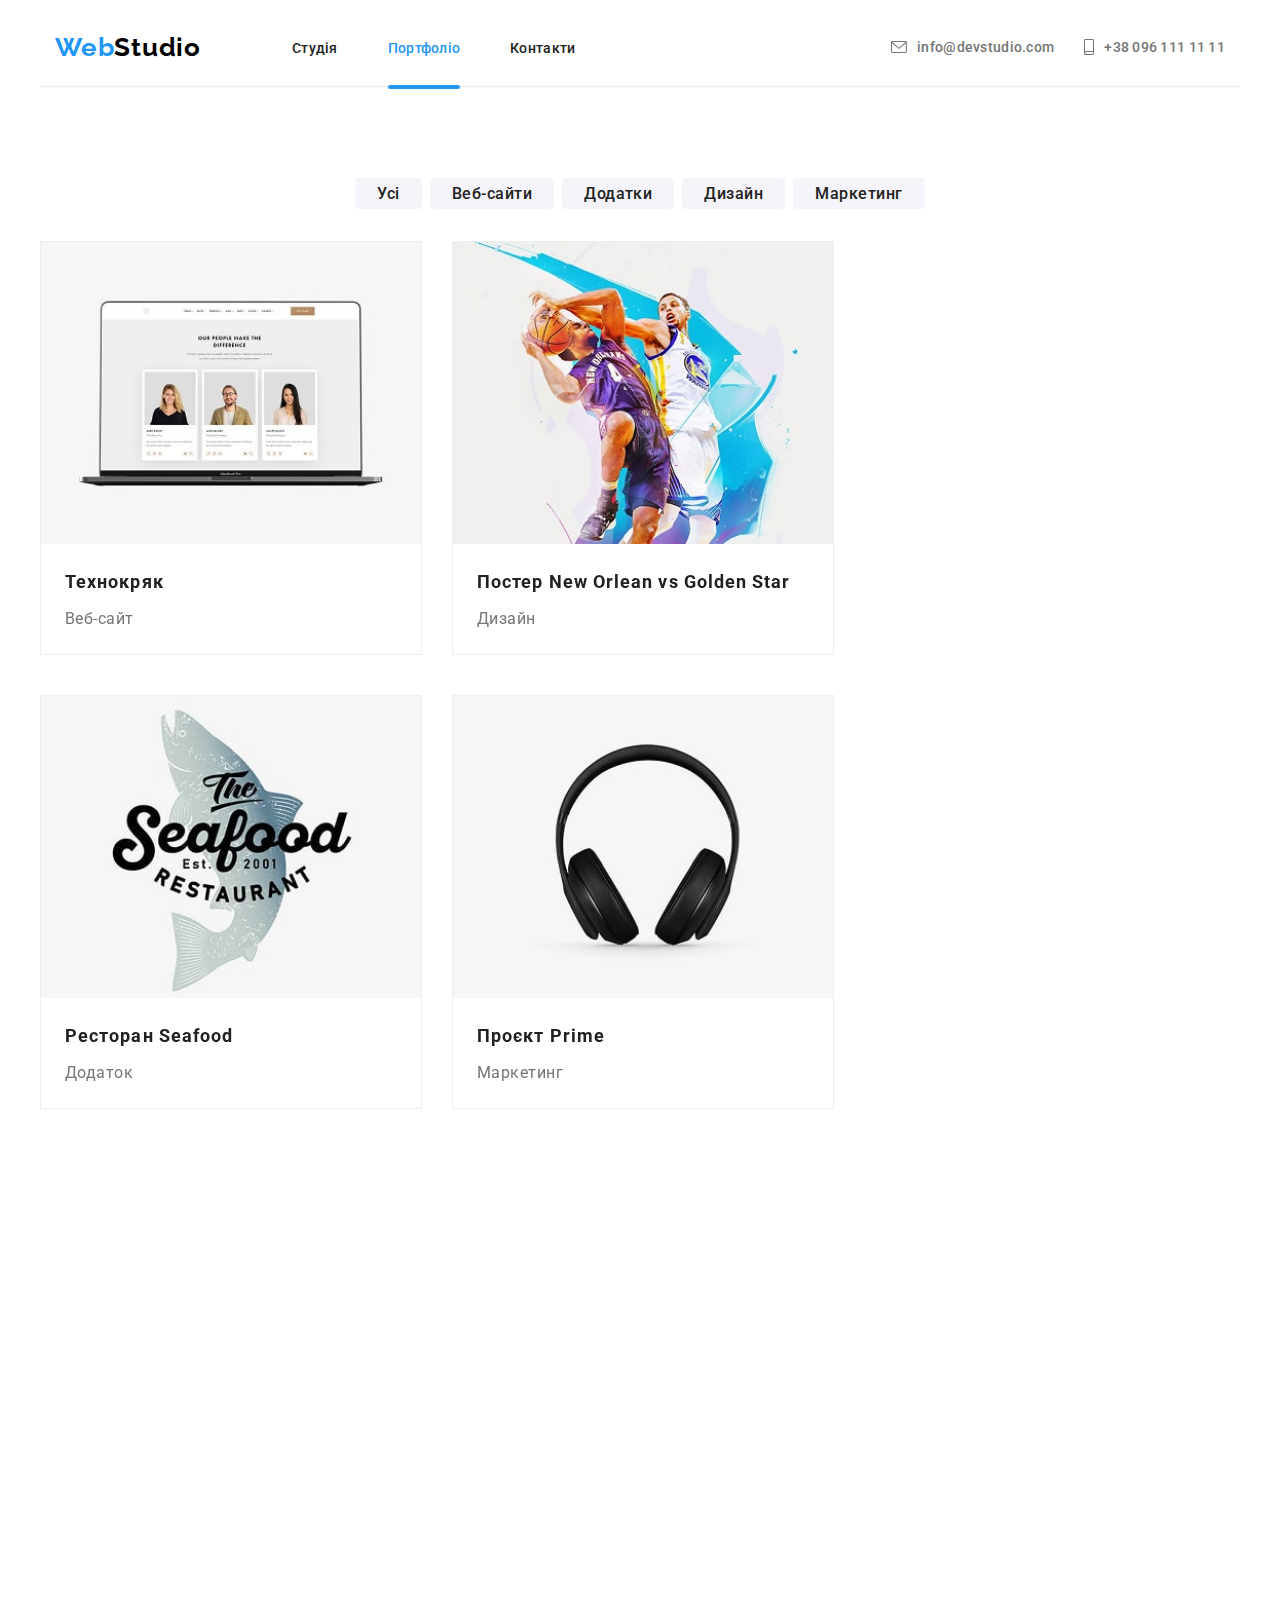
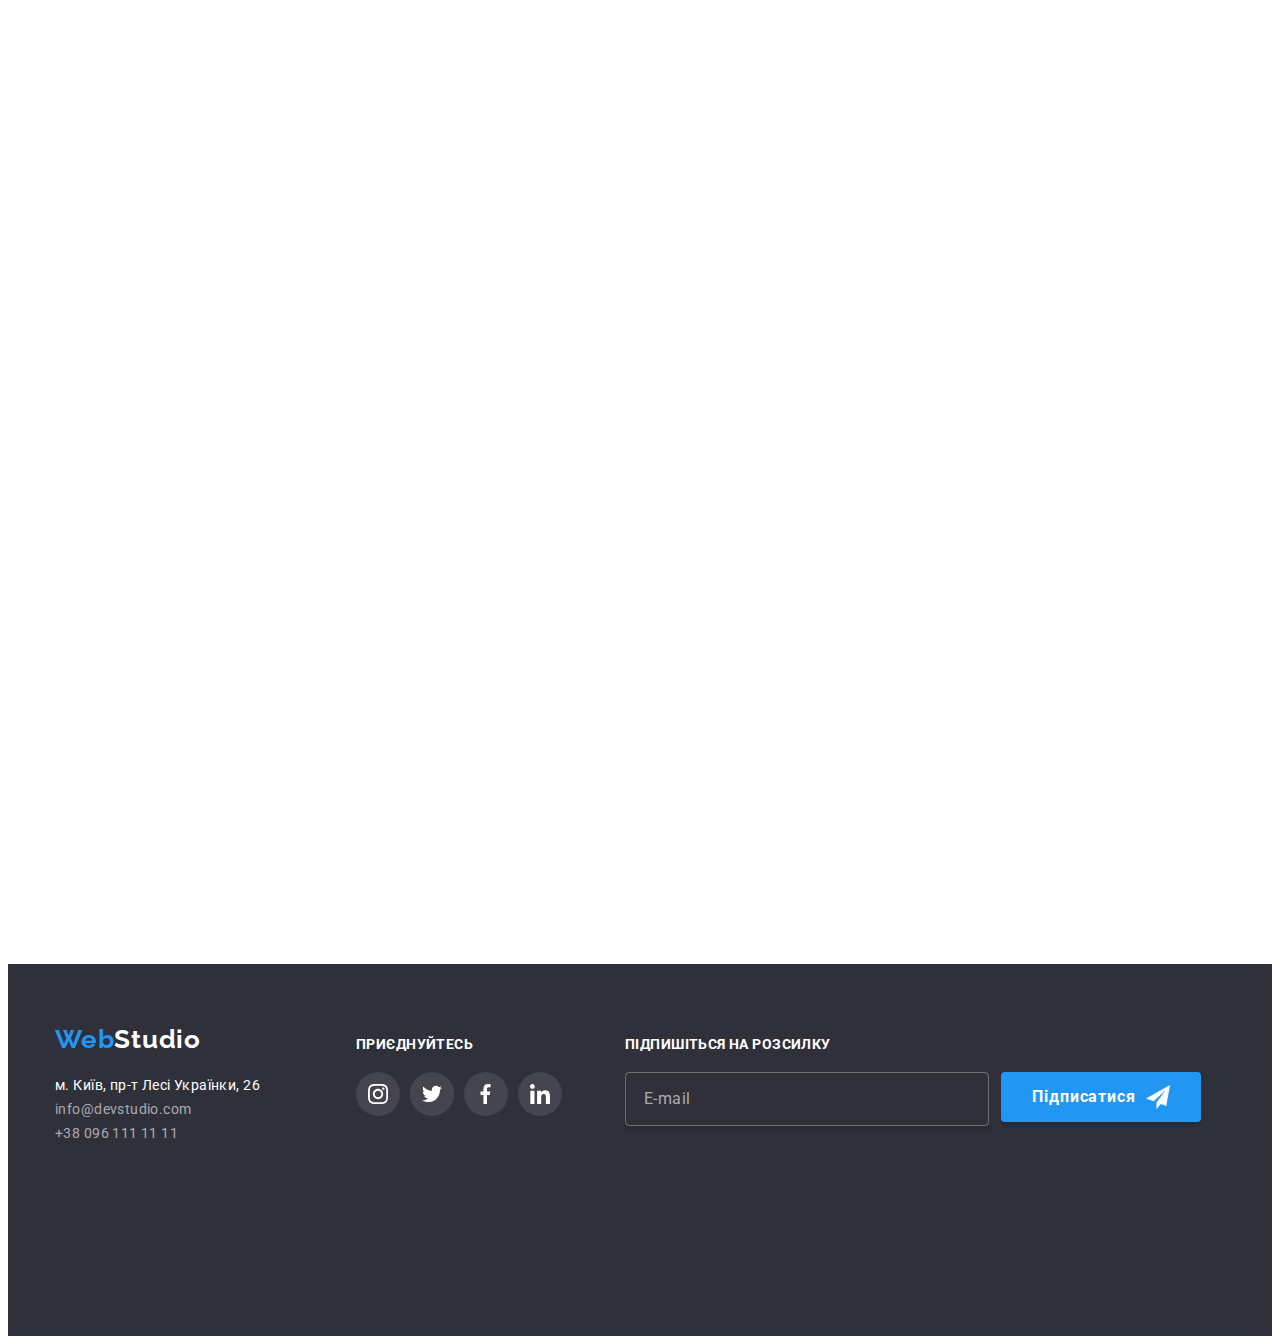
<file: portfolio.html>
<!DOCTYPE html>
<html lang="en">
<head>
    <meta charset="UTF-8">
    <meta name="viewport" content="width=device-width, initial-scale=1.0">
    <title>WebStudio</title>
    <link rel="stylesheet" href="https://cdnjs.cloudflare.com/ajax/libs/modern-normalize/3.0.1/modern-normalize.min.css" integrity="sha512-q6WgHqiHlKyOqslT/lgBgodhd03Wp4BEqKeW6nNtlOY4quzyG3VoQKFrieaCeSnuVseNKRGpGeDU3qPmabCANg==" crossorigin="anonymous" referrerpolicy="no-referrer" />
    <link rel="preconnect" href="https://fonts.googleapis.com">
<link rel="preconnect" href="https://fonts.gstatic.com" crossorigin>
<link href="https://fonts.googleapis.com/css2?family=Raleway:ital,wght@0,700;1,700&family=Roboto:wght@400;500;700;900&display=swap" rel="stylesheet">
<link href="https://unpkg.com/aos@2.3.1/dist/aos.css" rel="stylesheet">
    <link rel="stylesheet" href="./css/main.min.css">
</head>
<body>
     <header class="header">
        <div class="container header__position">
        <a class="logo" href="/">Web<span class="logo--black">Studio</span></a>
        <nav class="nav">
             <button
  class="menu-toggle js-open-menu"
  aria-expanded="false"
  aria-controls="mobile-menu">
  <svg width="40" height="40">
    <use href="./icons/symbol-defs.svg#icon-menu_bar"></use>
  </svg>
  <span class="btn-modal-line"></span>
</button>
        <ul class="nav__menu">
            <li class="nav__item">
                <a class="nav__link" href="./index.html">Студія</a>
            </li>
            <li class="nav__item">
                <a  class="nav__link nav__link--active" href="./portfolio.html">Портфоліо</a>
            </li>
            <li class="nav__item">
                <a  class="nav__link" href="#">Контакти</a>
            </li>
        </ul>
    </nav>
    <ul class="contacts">
            <li class="contacts__item">
                <a class="contacts__link" href="mailto:info@devstudio.com">
                    <svg class="contacts__icon" width="16" height="12">
                        <use href="./icons/symbol-defs.svg#icon-envelope"></use>
                    </svg>
                    info@devstudio.com</a>
            </li>
            <li class="contacts__item">
                <a class="contacts__link" href="tel:+38096111111">
                    <svg class="contacts__icon" width="10" height="16">
                        <use href="./icons/symbol-defs.svg#icon-smartphone"></use>
                    </svg>
                    +38 096 111 11 11</a>
            </li>
    </ul>
    <!-- <button type="button" class="contacts__button">
            <svg class="contacts__icon" width="24" height="16">
                <use href="./icons/symbol-defs-menu-bar.svg#icon-menu_bar"></use>
            </svg>
        </button> -->
    </div>
    </header>
    <main class="main-portfolio">
    <article class="blocks">
        <div class="container blocks__position">
    <h2 class="blocks__title">Блоки</h2>
    <ul class="blocks__list">
            <li class="blocks__item">
                <a class="blocks__link" href="#">Усі</a>
            </li>
            <li class="blocks__item">
                <a class="blocks__link" href="#">Веб-сайти</a>
            </li>
            <li class="blocks__item">
                <a class="blocks__link" href="#">Додатки</a>
            </li>
            <li class="blocks__item">
                <a class="blocks__link" href="#">Дизайн</a>
            </li>
            <li class="blocks__item">
                <a class="blocks__link" href="#">Маркетинг</a>
            </li>
        </ul>
        </div>
        </article>
        <article class="box">
            <div class="container box__position">
            <h2 class="boxes">Cards</h2>
    <ul class="box__list">
        <li data-aos="flip-right" class="box__item">
            <article class="box__article">
                <div class="box__image-wrapper">
                    <picture>
                     <source srcset="./images/desktop/our_people.jpg 1x, ./images/desktop/our_people@desktop2x.jpg 2x" media="(min-width: 1200px)">
                     <source srcset="./images/tablet/our_people.jpg 1x, ./images/tablet/our_people@tablet2x.jpg 2x" media="(min-width: 768px)">
                     <source srcset="./images/mobile/our_people.jpg 1x, ./images/mobile/our_people@mobile2x.jpg 2x"  media="(max-width: 767px)">
                      <img class="box__image" src="./images/desktop/our_people.jpg" alt="Екран комп'ютера">
                    </picture> 
                <div class="box__overlay">
                    <p class="box__overlay-text">Ресурс пропонує комплексні пропозиції з різним рівнем функціоналу та сервісів. Все це дозволить відвідувачу отримати вичерпні відомості про компанію чи приватну особу.</p>
                </div>
                </div>
                <h3 class="box__title">Технокряк</h3>
                <p class="box__text">Веб-сайт</p>
            </article>
        </li>
        <li data-aos="flip-right" class="box__item">
            <article class="box__article">
                <div class="box__image-wrapper">
                     <picture>
                     <source srcset="./images/desktop/basketball.jpg 1x, ./images/desktop/basketball@desktop2x.jpg 2x" media="(min-width: 1200px)">
                     <source srcset="./images/tablet/basketball.jpg 1x, ./images/tablet/basketball@tablet2x.jpg 2x" media="(min-width: 768px)">
                     <source srcset="./images/mobile/basketball.jpg 1x, ./images/mobile/basketball@mobile2x.jpg 2x"  media="(max-width: 767px)">
                     <img class="box__image" src="./images/desktop/basketball.jpg" alt="Баскетбол">
                    </picture> 
                <div class="box__overlay">
                    <p class="box__overlay-text">Ресурс пропонує комплексні пропозиції з різним рівнем функціоналу та сервісів. Все це дозволить відвідувачу отримати вичерпні відомості про компанію чи приватну особу.</p>
                </div>
                </div>
                <h3 class="box__title">Постер New Orlean vs Golden Star</h3>
                <p class="box__text">Дизайн</p>
            </article>
        </li>
        <li data-aos="flip-right" class="box__item">
            <article class="box__article">
                <div class="box__image-wrapper">
                    <picture>
                     <source srcset="./images/desktop/seafood.jpg 1x, ./images/desktop/seafood@desktop2x.jpg 2x" media="(min-width: 1200px)">
                     <source srcset="./images/tablet/seafood.jpg 1x, ./images/tablet/seafood@tablet2x.jpg 2x" media="(min-width: 768px)">
                     <source srcset="./images/mobile/seafood.jpg 1x, ./images/mobile/seafood@mobile2x.jpg 2x"  media="(max-width: 767px)">
                     <img class="box__image" src="./images/desktop/seafood.jpg" alt="Морська їжа">
                    </picture> 
                <div class="box__overlay">
                    <p class="box__overlay-text">Ресурс пропонує комплексні пропозиції з різним рівнем функціоналу та сервісів. Все це дозволить відвідувачу отримати вичерпні відомості про компанію чи приватну особу.</p>
                </div>
                </div>
                <h3 class="box__title">Ресторан Seafood</h3>
                <p class="box__text">Додаток</p>
            </article>
        </li>
        <li data-aos="flip-right" class="box__item">
            <article class="box__article">
                <div class="box__image-wrapper">
                    <picture>
                     <source srcset="./images/desktop/headphones.jpg 1x, ./images/desktop/headphones@desktop2x.jpg 2x" media="(min-width: 1200px)">
                     <source srcset="./images/tablet/headphones.jpg 1x, ./images/tablet/headphones@tablet2x.jpg 2x" media="(min-width: 768px)">
                     <source srcset="./images/mobile/headphones.jpg 1x, ./images/mobile/headphones@mobile2x.jpg 2x"  media="(max-width: 767px)">
                     <img class="box__image" src="./images/desktop/headphones.jpg" alt="Навушники">
                    </picture>
                <div class="box__overlay">
                    <p class="box__overlay-text">Ресурс пропонує комплексні пропозиції з різним рівнем функціоналу та сервісів. Все це дозволить відвідувачу отримати вичерпні відомості про компанію чи приватну особу.</p>
                </div>
                </div>
                <h3 class="box__title">Проєкт Prime</h3>
                <p class="box__text">Маркетинг</p>
            </article>
        </li>
        <li data-aos="flip-right" class="box__item">
            <article class="box__article">
                <div class="box__image-wrapper">
                    <picture>
                     <source srcset="./images/desktop/boxes.jpg 1x, ./images/desktop/boxes@desktop2x.jpg 2x" media="(min-width: 1200px)">
                     <source srcset="./images/tablet/boxes.jpg 1x, ./images/tablet/boxes@tablet2x.jpg 2x" media="(min-width: 768px)">
                     <source srcset="./images/mobile/boxes.jpg 1x, ./images/mobile/boxes@mobile2x.jpg 2x"  media="(max-width: 767px)">
                     <img class="box__image" src="./images/desktop/boxes.jpg" alt="Дві книги">
                    </picture>
                <div class="box__overlay">
                    <p class="box__overlay-text">Ресурс пропонує комплексні пропозиції з різним рівнем функціоналу та сервісів. Все це дозволить відвідувачу отримати вичерпні відомості про компанію чи приватну особу.</p>
                </div>
                </div>
                <h3 class="box__title">Проєкт Boxes</h3>
                <p class="box__text">Додаток</p>
            </article>
        </li>
        <li data-aos="flip-right" class="box__item">
            <article class="box__article">
                <div class="box__image-wrapper">
                    <picture>
                     <source srcset="./images/desktop/inspiration.jpg 1x, ./images/desktop/inspiration@desktop2x.jpg 2x" media="(min-width: 1200px)">
                     <source srcset="./images/tablet/inspiration.jpg 1x, ./images/tablet/inspiration@tablet2x.jpg 2x" media="(min-width: 768px)">
                     <source srcset="./images/mobile/inspiration.jpg 1x, ./images/mobile/inspiration@mobile2x.jpg 2x"  media="(max-width: 767px)">
                     <img class="box__image" src="./images/desktop/inspiration.jpg" alt="Монітор">
                    </picture>
                <div class="box__overlay">
                    <p class="box__overlay-text">Ресурс пропонує комплексні пропозиції з різним рівнем функціоналу та сервісів. Все це дозволить відвідувачу отримати вичерпні відомості про компанію чи приватну особу.</p>
                </div>
                </div>
                <h3 class="box__title">Inspiration has no Borders</h3>
                <p class="box__text">Веб-сайт</p>
            </article>
        </li>
        <li data-aos="flip-right" class="box__item">
            <article class="box__article">
                <div class="box__image-wrapper">
                    <picture>
                     <source srcset="./images/desktop/book.jpg 1x, ./images/desktop/book@desktop2x.jpg 2x" media="(min-width: 1200px)">
                     <source srcset="./images/tablet/book.jpg 1x, ./images/tablet/book@tablet2x.jpg 2x" media="(min-width: 768px)">
                     <source srcset="./images/mobile/book.jpg 1x, ./images/mobile/book@mobile2x.jpg 2x"  media="(max-width: 767px)">
                     <img class="box__image" src="./images/desktop/book.jpg" alt="Відкрита книжка">
                   </picture>
                <div class="box__overlay">
                    <p class="box__overlay-text">Ресурс пропонує комплексні пропозиції з різним рівнем функціоналу та сервісів. Все це дозволить відвідувачу отримати вичерпні відомості про компанію чи приватну особу.</p>
                </div>
                </div>
                <h3 class="box__title">Видання Limited Edition</h3>
                <p class="box__text">Дизайн</p>
            </article>
        </li>
        <li data-aos="flip-right" class="box__item">
            <article class="box__article">
                <div class="box__image-wrapper">
                     <picture>
                     <source srcset="./images/desktop/lab.jpg 1x, ./images/desktop/lab@desktop2x.jpg 2x" media="(min-width: 1200px)">
                     <source srcset="./images/tablet/lab.jpg 1x, ./images/tablet/lab@tablet2x.jpg 2x" media="(min-width: 768px)">
                     <source srcset="./images/mobile/lab.jpg 1x, ./images/mobile/lab@mobile2x.jpg 2x"  media="(max-width: 767px)">
                     <img class="box__image" src="./images/desktop/lab.jpg" alt="Етикетка">
                     </picture>
                <div class="box__overlay">
                    <p class="box__overlay-text">Ресурс пропонує комплексні пропозиції з різним рівнем функціоналу та сервісів. Все це дозволить відвідувачу отримати вичерпні відомості про компанію чи приватну особу.</p>
                </div>
                </div>
                <h3 class="box__title">Проєкт LAB</h3>
                <p class="box__text">Маркетинг</p>
            </article>
        </li>
        <li data-aos="flip-right" class="box__item">
            <article class="box__article">
                <div class="box__image-wrapper">
                    <picture>
                     <source srcset="./images/desktop/business.jpg 1x, ./images/desktop/business@desktop2x.jpg 2x" media="(min-width: 1200px)">
                     <source srcset="./images/tablet/business.jpg 1x, ./images/tablet/business@tablet2x.jpg 2x" media="(min-width: 768px)">
                     <source srcset="./images/mobile/business.jpg 1x, ./images/mobile/business@mobile2x.jpg 2x"  media="(max-width: 767px)">
                     <img class="box__image" src="./images/desktop/business.jpg" alt="Людина працює за комп'ютером">
                    </picture>
                <div class="box__overlay">
                    <p class="box__overlay-text">Ресурс пропонує комплексні пропозиції з різним рівнем функціоналу та сервісів. Все це дозволить відвідувачу отримати вичерпні відомості про компанію чи приватну особу.</p>
                </div>
                </div>
                <h3 class="box__title">Growing Business</h3>
                <p class="box__text">Додаток</p>
            </article>
        </li>
    </ul>
    </div>
</article>
    </main>
    <footer class="footer">
        <div class="container footer__position">
        <div class="footer__address">
        <a class="footer__logo" href="/">Web<span class="footer__logo--black">Studio</span></a>
        <address class="footer__contacts">
            <p class="footer__text">м. Київ, пр-т Лесі Українки, 26</p>
            <ul class="footer__list">
                <li class="footer__item">
                    <a class="footer__link" href="mailto:info@devstudio.com">info@devstudio.com</a>
                </li>
                <li class="footer__item">
                    <a class="footer__link" href="tel:+38096111111">+38 096 111 11 11</a>
                </li>
            </ul>
        </address>
    </div>
    <div class="footer__media">
        <h3 class="footer__media-title">приєднуйтесь</h3>
        <ul class="footer__media-list">
            <li class="footer__media-item">
                <a class="footer__media-link" href="#">
                    <div class="footer__media-box">
                        <svg class="footer__icon" width="20" height="20">
                            <use href="./icons/symbol-defs.svg#icon-instagram-footer"></use>
                        </svg>
                    </div>
                </a>
            </li>
            <li class="footer__media-item">
                <a class="footer__media-link" href="#">
                    <div class="footer__media-box">
                        <svg class="footer__icon" width="20" height="20">
                            <use href="./icons/symbol-defs.svg#icon-twitter-footer"></use>
                        </svg>
                    </div>
                </a>
            </li>
            <li class="footer__media-item">
                <a class="footer__media-link" href="#">
                    <div class="footer__media-box">
                        <svg class="footer__icon" width="20" height="20">
                            <use href="./icons/symbol-defs.svg#icon-facebook-footer"></use>
                        </svg>
                    </div>
                </a>
            </li>
            <li class="footer__media-item">
                <a class="footer__media-link" href="#">
                    <div class="footer__media-box">
                        <svg class="footer__icon" width="20" height="20">
                            <use href="./icons/symbol-defs.svg#icon-linkedin-footer"></use>
                        </svg>
                    </div>
                </a>
            </li>
        </ul>
    </div>
    <div class="footer__form">
        <h4 class="footer__form-title">Підпишіться на розсилку</h4>
        <label class="footer__label" for="email"></label>
        <div class="footer__input-box">
            <input class="footer__input" type="email" id="email" placeholder="E-mail">
            <button class="footer__button">Підписатися
                <svg class="footer__button-icon" width="24" height="24">
                    <use href="./icons/symbol-defs-footter.svg#icon-icon-send"></use>
                </svg>
            </button>
        </div>   
    </div>
    </div>
    </footer>
    <div class="menu-container js-menu-container" id="mobile-menu">
      <button class="menu-toggle js-close-menu">
        <svg
          fill="currentColor"
          viewBox="0 0 20 20"
          xmlns="http://www.w3.org/2000/svg"
          width="24"
          height="24"
        >
          <path
            fill-rule="evenodd"
            d="M4.293 4.293a1 1 0 011.414 0L10 8.586l4.293-4.293a1 1 0 111.414 1.414L11.414 10l4.293 4.293a1 1 0 01-1.414 1.414L10 11.414l-4.293 4.293a1 1 0 01-1.414-1.414L8.586 10 4.293 5.707a1 1 0 010-1.414z"
            clip-rule="evenodd"
          ></path>
        </svg>
      </button>

      <!-- <ul class="mobile-menu">
        <li><a href="" class="link">About</a></li>
        <li><a href="" class="link">Products</a></li>
        <li><a href="" class="link">Contacts</a></li>
        <li><a href="" class="link">Career</a></li>
      </ul> -->
      <ul class="mobile-menu">
            <li class="mob__item">
                <a class="mob__link" href="./index.html">Студія</a>
            </li>
            <li class="mob__item">
                <a class="mob__link mob__link--active" href="./portfolio.html">Портфоліо</a>
            </li>
            <li class="mob__item">
                <a class="mob__link" href="#">Контакти</a>
            </li>
        </ul>
        <ul class="contacts__mobile">
            <li class="contacts__mobile-item">
                <a class="contacts__mobile-link mob__modified" href="tel:+38096111111">
                    +38 096 111 11 11</a>
            </li>
            <li class="contacts__mobile-item">
                <a class="contacts__mobile-link" href="mailto:info@devstudio.com">
                    info@devstudio.com</a>
            </li>
        </ul>
        <ul class="mobile__social">
        <li class="mobile__social-item">
            <a class="mobile__social-link" href="#">Instagram<span class="mobile__social-border"></span></a>
        </li>
        <li class="mobile__social-item">
            <a class="mobile__social-link" href="#">Twitter<span class="mobile__social-border"></span></a>
          
        </li>
        <li class="mobile__social-item">
            <a class="mobile__social-link" href="#">Facebook<span class="mobile__social-border"></span></a>
            
        </li>
        <li class="mobile__social-item">
            <a class="mobile__social-link" href="#">LinkedIn</a>
            
        </li>
        </ul>
    </div>
    <script src="https://unpkg.com/aos@2.3.1/dist/aos.js"></script>
    <script>AOS.init();</script>
</body>
</html>
</file>
<file: css/main.min.css>
h1,h2,h3,h4,h5,h6,p{margin:0}ul{margin:0;padding:0;list-style:none}a{text-decoration:none}img{display:block;max-width:100%;height:auto}body{font-family:"Roboto"}.container{width:100%;margin-left:auto;margin-right:auto;padding-left:15px;padding-right:15px}@media screen and (min-width: 768px){.container{max-width:738px}}@media screen and (min-width: 1200px){.container{max-width:1170px}}.header{max-width:480px;margin-left:auto;margin-right:auto;padding-top:16px;padding-bottom:16px;border-bottom:1px solid #ececec}@media screen and (min-width: 768px){.header{max-width:768px;padding-top:21px;padding-bottom:21px}}@media screen and (min-width: 1200px){.header{max-width:1200px;padding-top:24px;padding-bottom:24px}}.header__position{display:flex;justify-content:space-between;align-items:center}@media screen and (min-width: 768px){.header__position{max-width:738px}}@media screen and (min-width: 1200px){.header__position{max-width:1170px}}.logo{font-family:"Raleway",sans-serif;font-weight:700;font-size:24px;letter-spacing:.03em;color:#2196f3;width:134px}@media screen and (min-width: 768px){.logo{font-size:24px}}@media screen and (min-width: 1200px){.logo{font-size:26px;width:145px}}.logo--black{color:#000}.btn-modal-label,.btn-modal{display:none}@media screen and (max-width: 767px){.nav .btn-modal:checked~.btn-modal-label .btn-modal-line{transform:rotate(-45deg)}.nav .btn-modal:checked~.btn-modal-label .btn-modal-line::before{top:0}.nav .btn-modal:checked~.btn-modal-label .btn-modal-line::after{transform:rotate(90deg);top:0}.nav .btn-modal-label{display:block;width:24px;height:16px;margin-left:auto;position:relative}.nav .btn-modal-label .btn-modal-line,.nav .btn-modal-label .btn-modal-line::before,.nav .btn-modal-label .btn-modal-line::after{content:"";display:block;width:24px;height:2px;background-color:#000;position:absolute;right:0}.nav .btn-modal-label .btn-modal-line{top:4px}.nav .btn-modal-label .btn-modal-line::before{top:-6px}.nav .btn-modal-label .btn-modal-line::after{top:6px}}@media screen and (min-width: 768px){.nav{margin-left:87px;margin-right:96px}}@media screen and (min-width: 1200px){.nav{margin-left:92px;margin-right:auto}}@media screen and (min-width: 768px){.btn-modal-label,.btn-modal{display:none}}.nav__menu{display:none}@media screen and (min-width: 768px){.nav__menu{display:flex;-moz-column-gap:50px;column-gap:50px}}@media screen and (min-width: 768px){.nav__link{color:#212121;position:relative;transition:color 250ms cubic-bezier(0.4, 0, 0.2, 1);font-family:var(--font-family);font-weight:500;font-size:14px;letter-spacing:.02em}.nav__link:hover,.nav__link--active{color:#2196f3}.nav__link::after{content:"";position:absolute;margin-top:28px;display:block;width:100%;height:4px;border-radius:2px;transition:background-color 250ms cubic-bezier(0.4, 0, 0.2, 1)}.nav__link:hover::after,.nav__link--active::after{background-color:#2196f3}}.contacts{display:none}@media screen and (min-width: 768px){.contacts{display:block;margin-left:auto}.contacts__item:nth-child(1){margin-bottom:10px}}@media screen and (min-width: 768px)and (min-width: 1200px){.contacts__item:nth-child(1){margin-bottom:0}}@media screen and (min-width: 768px){.contacts__link{display:flex;align-items:center;color:#757575;transition:color 250ms cubic-bezier(0.4, 0, 0.2, 1);font-family:"Roboto",sans-serif;font-weight:500;font-size:12px;letter-spacing:.02em}}@media screen and (min-width: 768px)and (min-width: 1200px){.contacts__link{font-size:14px}}@media screen and (min-width: 768px){.contacts__link:hover{color:#2196f3}.contacts__link:hover .contacts__icon{fill:#2196f3}.contacts__icon{fill:#757575;margin-right:10px}}@media screen and (min-width: 1200px){.contacts{display:flex;-moz-column-gap:30px;column-gap:30px}}.contacts__button{background-color:#fff;border:none}@media screen and (min-width: 768px){.contacts__button{display:none}}@media(max-width: 767px){.menu{display:none}}.menu .link{padding:10px;color:inherit;text-decoration:none}.menu .link:hover,.menu .link:focus{text-decoration:underline}.menu-toggle{min-height:40px;min-width:40px;display:flex;align-items:center;justify-content:center;margin:0;padding:0;background-color:rgba(0,0,0,0);cursor:pointer;border:none;border-radius:50%;outline:none}@media(min-width: 768px){.menu-toggle{display:none}}.menu-toggle:hover,.menu-toggle:focus{background-color:rgba(0,0,0,.1)}.menu-container{position:fixed;top:0;left:0;width:480px;height:796px;padding:48px 83px 48px 40px;background-color:#fff;box-shadow:0 1px 3px 0 rgba(0,0,0,.16),0 2px 4px 0 rgba(0,0,0,.08),0 4px 8px 0 rgba(0,0,0,.04);z-index:999;transform:translateX(1000%);transition:transform 250ms ease-in-out}.menu-container.is-open{transform:translateX(0)}.menu-container .menu-toggle{position:absolute;top:16px;right:16px;color:#fff}.mobile-menu{padding:0;margin:0;list-style:none}.mobile-menu .link{display:block;padding:10px;color:#fff;text-decoration:none}.menu-toggle{background-color:#000}.mob__item:not(:last-child){margin-bottom:32px}.mob__link{color:#212121;transition:color 250ms cubic-bezier(0.4, 0, 0.2, 1);font-family:"Roboto",sans-serif;font-weight:500;font-size:40px;letter-spacing:.02em}.mob__link:hover,.mob__link--active{color:#2196f3;text-align:center}.contacts__mobile{margin-top:302px}.contacts__mobile-item:nth-child(1){margin-bottom:32px}.contacts__mobile-link{font-family:"Roboto",sans-serif;font-weight:500;font-size:24px;letter-spacing:.02em;color:#757575}.mob__modified{font-size:34px;color:#2196f3}.mobile__social{margin-top:64px;display:flex;-moz-column-gap:10px;column-gap:10px}.mobile__social-link{font-family:"Roboto",sans-serif;font-weight:500;font-size:18px;line-height:122%;letter-spacing:.02em;color:#2196f3}.mobile__social-border{border:1px solid rgba(33,33,33,.2);width:22px;height:0px;transform:rotate(-90deg);margin-left:10px}.hero{max-width:480px;margin-left:auto;margin-right:auto;padding-top:118px;padding-bottom:118px;background:#2f303a;background-image:linear-gradient(rgba(0, 0, 0, 0.25), rgba(0, 0, 0, 0.25)),url("../images/mobile/header_bg.jpg");background-repeat:no-repeat;background-size:480px 400px}@media(min-device-pixel-ratio: 2x),(min-resolution: 192dpi),(min-resolution: 2dppx){.hero{background-image:linear-gradient(rgba(0, 0, 0, 0.25), rgba(0, 0, 0, 0.25)),url("../images/mobile/header_bg@mobile2x.jpg")}}@media screen and (min-width: 768px){.hero{max-width:768px;background-image:linear-gradient(rgba(0, 0, 0, 0.25), rgba(0, 0, 0, 0.25)),url("../images/tablet/header_bg.jpg");background-size:768px 400px}}@media screen and (min-width: 768px)and (min-device-pixel-ratio: 2x),screen and (min-width: 768px)and (min-resolution: 192dpi),screen and (min-width: 768px)and (min-resolution: 2dppx){.hero{background-image:linear-gradient(rgba(0, 0, 0, 0.25), rgba(0, 0, 0, 0.25)),url("../images/tablet/header_bg@tablet2x.jpg")}}@media screen and (min-width: 1200px){.hero{max-width:1600px;padding-top:200px;padding-bottom:200px;background-image:linear-gradient(rgba(0, 0, 0, 0.25), rgba(0, 0, 0, 0.25)),url("../images/desktop/header_bg.jpg");background-size:1600px 600px}}@media screen and (min-width: 1200px)and (min-device-pixel-ratio: 2x),screen and (min-width: 1200px)and (min-resolution: 192dpi),screen and (min-width: 1200px)and (min-resolution: 2dppx){.hero{background-image:linear-gradient(rgba(0, 0, 0, 0.25), rgba(0, 0, 0, 0.25)),url("../images/desktop/header_bg@desktop2x.jpg")}}.hero__position{display:flex;flex-wrap:wrap;row-gap:30px;justify-content:center}.hero__title-container{width:100%}.hero__title{width:360px;margin-left:auto;margin-right:auto;font-family:"Roboto",sans-serif;font-weight:900;font-size:26px;line-height:162%;letter-spacing:.06em;text-transform:uppercase;text-align:center;color:#fff}@media screen and (min-width: 1200px){.hero__title{width:696px;font-size:44px;line-height:136%}}.hero__button{width:200px;height:50px;border-radius:4px;box-shadow:0 4px 4px 0 rgba(0,0,0,.15);background:#2196f3;font-family:"Roboto",sans-serif;font-weight:700;font-size:16px;line-height:187%;letter-spacing:.06em;color:#fff;cursor:pointer}@media screen and (min-width: 1200px){.hero__button{width:216px}}.backdrop{position:fixed;top:0;left:0;width:100%;height:100%;background-color:rgba(0,0,0,.2);opacity:1;transition:opacity 250ms cubic-bezier(0.4, 0, 0.2, 1)}.backdrop.is-hidden{opacity:0;pointer-events:none}.no-scroll{overflow:hidden}.modal{position:absolute;top:50%;left:50%;padding:40px;border-radius:4px;width:450px;height:609px;height:639px;background-color:#fff;box-shadow:0 2px 1px 0 rgba(0,0,0,.2),0 1px 1px 0 rgba(0,0,0,.14),0 1px 3px 0 rgba(0,0,0,.12);transform:translate(-50%, -50%) scale(1);transition:transform 250ms cubic-bezier(0.4, 0, 0.2, 1)}@media screen and (min-width: 1200px){.modal{width:528px;height:581px}}.backdrop.is-hidden .modal{transform:translate(-50%, -50%) scale(0)}.btn-close{position:absolute;top:8px;right:8px;width:30px;height:30px;border-radius:100%;background-color:#fff;border:1px solid rgba(0,0,0,.1)}.svg-close{fill:#000}.btn-close:hover .svg-close{fill:#2196f3}.btn-close:hover{cursor:pointer}.modal-form{display:flex;flex-direction:column}.modal-title{font-family:"Roboto",sans-serif;font-weight:700;font-size:20px;letter-spacing:.03em;text-align:center;color:#212121;margin-bottom:12px;line-height:150%}@media screen and (min-width: 1200px){.modal-title{line-height:100%}}.label{font-family:"Roboto",sans-serif;font-weight:400;font-size:12px;letter-spacing:.01em;color:#757575;width:60px}.input{display:flex;border:1px solid rgba(33,33,33,.2);border-radius:4px;width:370px;height:40px;padding-left:42px;outline:none;margin-top:4px;margin-bottom:10px;transition:border-color 250ms cubic-bezier(0.4, 0, 0.2, 1)}@media screen and (min-width: 1200px){.input{width:448px}}.input-text-input{margin-top:4px}.input:hover,.input:focus{border-color:#2196f3}.modal_svg{position:absolute;top:14px;left:15px;transition:fill 250ms cubic-bezier(0.4, 0, 0.2, 1)}.input:focus+.modal_svg,.input:hover+.modal_svg{fill:#2196f3}.input-container{position:relative}.input-text-area{border:1px solid rgba(33,33,33,.2);border-radius:4px;width:370px;height:120px;resize:none;margin-bottom:20px}@media screen and (min-width: 1200px){.input-text-area{width:448px}}.input-text-area::-moz-placeholder{font-family:"Roboto",sans-serif;font-weight:400;font-size:12px;letter-spacing:.01em;color:rgba(117,117,117,.5);padding-top:12px;padding-left:16px}.input-text-area::placeholder{font-family:"Roboto",sans-serif;font-weight:400;font-size:12px;letter-spacing:.01em;color:rgba(117,117,117,.5);padding-top:12px;padding-left:16px}.checkbox-label{margin-bottom:30px;display:flex;justify-content:center;align-items:center}.checkbox{border:2px solid #212121;width:16px;height:15px;margin-right:8px}.agreement{font-family:"Roboto",sans-serif;font-weight:400;font-size:12px;line-height:171%;letter-spacing:.03em;color:#757575}@media screen and (min-width: 1200px){.agreement{font-size:14px}}.agreement-link{text-decoration:underline;-webkit-text-decoration-skip-ink:none;text-decoration-skip-ink:none;color:#2196f3;font-size:12px}@media screen and (min-width: 1200px){.agreement-link{font-size:14px}}.form-button{border-radius:4px;width:200px;height:50px;box-shadow:0 4px 4px 0 rgba(0,0,0,.15);background:#2196f3;font-family:"Roboto",sans-serif;font-weight:700;font-size:16px;line-height:187%;letter-spacing:.06em;text-align:center;color:#fff;border:none;cursor:pointer;margin-left:85px}@media screen and (min-width: 1200px){.form-button{margin-left:127px}}.speciality{max-width:480px;margin-left:auto;margin-right:auto;padding-top:60px;padding-bottom:60px}@media screen and (min-width: 768px){.speciality{max-width:768px}}@media screen and (min-width: 1200px){.speciality{max-width:1200px;padding-top:94px;padding-bottom:94px}}.speciality__title{display:none}@media screen and (min-width: 768px){.speciality__list{display:flex;-moz-column-gap:30px;column-gap:30px;flex-wrap:wrap}}@media screen and (min-width: 768px){.speciality__item{flex-basis:calc((100% - 30px)/2)}}@media screen and (min-width: 1200px){.speciality__item{flex-basis:calc((100% - 90px)/4)}}.speciality__item::before{content:"";display:block;background-repeat:no-repeat;max-width:450px;height:120px;background-color:#f5f4fa;border-radius:4px;background-position:center;margin-bottom:30px}.speciality__item:nth-child(1)::before{background-image:url("../images/mobile/antenna.png")}@media(min-device-pixel-ratio: 2x),(min-resolution: 192dpi),(min-resolution: 2dppx){.speciality__item:nth-child(1)::before{background-image:url("../images/mobile/antenna@mobile2x.png")}}@media screen and (min-width: 768px){.speciality__item:nth-child(1)::before{background-image:url("../images/tablet/antenna.png")}}@media screen and (min-width: 768px)and (min-device-pixel-ratio: 2x),screen and (min-width: 768px)and (min-resolution: 192dpi),screen and (min-width: 768px)and (min-resolution: 2dppx){.speciality__item:nth-child(1)::before{background-image:url("../images/tablet/antenna@tablet2x.png")}}@media screen and (min-width: 1200px){.speciality__item:nth-child(1)::before{background-image:url("../images/desktop/antenna.png")}}@media screen and (min-width: 1200px)and (min-device-pixel-ratio: 2x),screen and (min-width: 1200px)and (min-resolution: 192dpi),screen and (min-width: 1200px)and (min-resolution: 2dppx){.speciality__item:nth-child(1)::before{background-image:url("../images/desktop/antenna@desktop2x.png")}}.speciality__item:nth-child(2)::before{background-image:url("../images/mobile/clock.png")}@media(min-device-pixel-ratio: 2x),(min-resolution: 192dpi),(min-resolution: 2dppx){.speciality__item:nth-child(2)::before{background-image:url("../images/mobile/clock@mobile2x.png")}}@media screen and (min-width: 768px){.speciality__item:nth-child(2)::before{background-image:url("../images/tablet/clock.png")}}@media screen and (min-width: 768px)and (min-device-pixel-ratio: 2x),screen and (min-width: 768px)and (min-resolution: 192dpi),screen and (min-width: 768px)and (min-resolution: 2dppx){.speciality__item:nth-child(2)::before{background-image:url("../images/tablet/clock@tablet2x.png")}}@media screen and (min-width: 1200px){.speciality__item:nth-child(2)::before{background-image:url("../images/desktop/clock.png")}}@media screen and (min-width: 1200px)and (min-device-pixel-ratio: 2x),screen and (min-width: 1200px)and (min-resolution: 192dpi),screen and (min-width: 1200px)and (min-resolution: 2dppx){.speciality__item:nth-child(2)::before{background-image:url("../images/desktop/clock@desktop2x.png")}}.speciality__item:nth-child(3)::before{background-image:url("../images/mobile/diagram.png")}@media(min-device-pixel-ratio: 2x),(min-resolution: 192dpi),(min-resolution: 2dppx){.speciality__item:nth-child(3)::before{background-image:url("../images/mobile/diagram@mobile2x.png")}}@media screen and (min-width: 768px){.speciality__item:nth-child(3)::before{background-image:url("../images/tablet/diagram.png")}}@media screen and (min-width: 768px)and (min-device-pixel-ratio: 2x),screen and (min-width: 768px)and (min-resolution: 192dpi),screen and (min-width: 768px)and (min-resolution: 2dppx){.speciality__item:nth-child(3)::before{background-image:url("../images/tablet/diagram@tablet2x.png")}}@media screen and (min-width: 1200px){.speciality__item:nth-child(3)::before{background-image:url("../images/desktop/diagram.png")}}@media screen and (min-width: 1200px)and (min-device-pixel-ratio: 2x),screen and (min-width: 1200px)and (min-resolution: 192dpi),screen and (min-width: 1200px)and (min-resolution: 2dppx){.speciality__item:nth-child(3)::before{background-image:url("../images/desktop/diagram@desktop2x.png")}}.speciality__item:nth-child(4)::before{background-image:url("../images/mobile/astronaut.png")}@media(min-device-pixel-ratio: 2x),(min-resolution: 192dpi),(min-resolution: 2dppx){.speciality__item:nth-child(4)::before{background-image:url("../images/mobile/astronaut@mobile2x.png")}}@media screen and (min-width: 768px){.speciality__item:nth-child(4)::before{background-image:url("../images/tablet/astronaut.png")}}@media screen and (min-width: 768px)and (min-device-pixel-ratio: 2x),screen and (min-width: 768px)and (min-resolution: 192dpi),screen and (min-width: 768px)and (min-resolution: 2dppx){.speciality__item:nth-child(4)::before{background-image:url("../images/tablet/astronaut@tablet2x.png")}}@media screen and (min-width: 1200px){.speciality__item:nth-child(4)::before{background-image:url("../images/desktop/astronaut.png")}}@media screen and (min-width: 1200px)and (min-device-pixel-ratio: 2x),screen and (min-width: 1200px)and (min-resolution: 192dpi),screen and (min-width: 1200px)and (min-resolution: 2dppx){.speciality__item:nth-child(4)::before{background-image:url("../images/desktop/astronaut@desktop2x.png")}}.speciality__item-title{display:flex;width:100%;justify-content:center;font-family:"Roboto",sans-serif;font-weight:700;font-size:14px;text-transform:uppercase;letter-spacing:.03em;color:#212121;margin-bottom:10px}@media screen and (min-width: 768px){.speciality__item-title{justify-content:start}}.speciality__text{font-family:"Roboto",sans-serif;font-weight:400;font-size:14px;line-height:171%;color:#757575}.action{display:none}@media screen and (min-width: 1200px){.action{display:block;max-width:1600px;margin-left:auto;margin-right:auto;padding-bottom:94px}.action__position{display:flex;justify-content:center;flex-wrap:wrap;row-gap:50px}.action__title{font-family:"Roboto",sans-serif;font-weight:700;font-size:36px;letter-spacing:.03em;text-align:center;color:#212121;display:flex}.action__list{position:relative;display:flex;-moz-column-gap:30px;column-gap:30px;list-style:none}.action .inscription{position:absolute;bottom:0;width:360px;height:70px;background:rgba(47,48,58,.8);font-family:"Roboto",sans-serif;font-weight:700;font-size:14px;letter-spacing:.03em;text-transform:uppercase;text-align:center;color:#fff;padding-top:27px;padding-bottom:27px}}.team{max-width:480px;margin-left:auto;margin-right:auto;padding-top:60px;padding-bottom:60px;background-color:#f5f4fa}@media screen and (min-width: 768px){.team{max-width:768px}}@media screen and (min-width: 1200px){.team{max-width:1200px}}.team__position{font-family:"Roboto",sans-serif;font-weight:400;font-size:16px;text-align:center;color:#757575;padding-bottom:16px;letter-spacing:.03em;display:flex;justify-content:center;row-gap:50px;flex-wrap:wrap}.team__title{font-family:"Roboto",sans-serif;font-weight:700;font-size:28px;letter-spacing:.03em;text-align:center;color:#212121}@media screen and (min-width: 1200px){.team__title{font-size:36px}}.team__list{display:flex;flex-wrap:wrap;justify-content:center;row-gap:30px}@media screen and (min-width: 768px){.team__list{gap:30px}}.team__item{width:450px;height:622px;box-shadow:0 2px 1px 0 rgba(0,0,0,.2),0 1px 1px 0 rgba(0,0,0,.14),0 1px 3px 0 rgba(0,0,0,.12);background:#fff;border-radius:0 0 4px 4px}@media screen and (min-width: 768px){.team__item{height:536px;flex-basis:calc((100% - 30px)/2)}}@media screen and (min-width: 1200px){.team__item{width:270px;height:428px;flex-basis:calc((100% - 90px)/4)}}.team__image{width:100%}.team__name{font-family:"Roboto",sans-serif;font-weight:500;font-size:16px;text-align:center;color:#212121;letter-spacing:.03em;padding-top:30px;padding-bottom:10px}.team__media-list{display:flex;justify-content:center;-moz-column-gap:10px;column-gap:10px;margin-bottom:30px}.team__media-box{display:flex;justify-content:center;align-items:center;width:44px;height:44px;border-radius:50%;transition:background-color 250ms cubic-bezier(0.4, 0, 0.2, 1),fill 250ms cubic-bezier(0.4, 0, 0.2, 1)}.team__media-box:hover{background-color:#2196f3;cursor:pointer}.team__media-icon{fill:#afb1b8;transition:fill 250ms cubic-bezier(0.4, 0, 0.2, 1)}.team__media-box:hover .team__media-icon{fill:#fff}.regular__clients{max-width:480px;margin-left:auto;margin-right:auto;padding-top:60px;padding-bottom:60px}@media screen and (min-width: 768px){.regular__clients{max-width:768px}}@media screen and (min-width: 1200px){.regular__clients{max-width:1200px}}.clients__title{font-family:"Roboto",sans-serif;font-weight:700;font-size:28px;letter-spacing:.03em;text-align:center;color:#212121;margin-bottom:30px}@media screen and (min-width: 1200px){.clients__title{font-size:36px;margin-bottom:50px}}.clients__list{display:flex;flex-wrap:wrap;gap:30px;width:100%}.clients__item{height:92px;flex-basis:calc((100% - 30px)/2)}@media screen and (min-width: 768px){.clients__item{flex-basis:calc((100% - 60px)/3)}}@media screen and (min-width: 1200px){.clients__item{flex-wrap:nowrap;flex-basis:calc((100% - 150px)/6)}}.clients__box{display:flex;justify-content:center;align-items:center;border:1px solid #afb1b8;border-radius:4px;width:100%;height:92px;transition:fill 250ms cubic-bezier(0.4, 0, 0.2, 1),border 250ms cubic-bezier(0.4, 0, 0.2, 1)}.clients__box:hover{border:1px solid #2196f3;cursor:pointer}.clients__icon{fill:#afb1b8;transition:fill 250ms cubic-bezier(0.4, 0, 0.2, 1)}.clients__box:hover .clients__icon{fill:#2196f3}.footer{max-width:100%;background:#2f303a;margin-left:auto;margin-right:auto;padding-top:60px;padding-bottom:60px;height:600px}@media screen and (min-width: 768px){.footer{max-width:768px;height:463px}}@media screen and (min-width: 1200px){.footer{max-width:1600px;height:252px}}.footer__position{display:flex;flex-direction:column;flex-wrap:wrap;align-items:center;justify-content:center}@media screen and (min-width: 768px){.footer__position{flex-direction:row;-moz-column-gap:165px;column-gap:165px}}@media screen and (min-width: 1200px){.footer__position{flex-direction:row;flex-wrap:nowrap;align-items:start;justify-content:start;-moz-column-gap:0;column-gap:0;max-width:1170px}}.footer__address{width:231px;margin-bottom:60px;text-align:center}@media screen and (min-width: 1200px){.footer__address{margin-bottom:0;text-align:start}}.footer__logo{font-family:"Raleway",sans-serif;font-weight:700;font-size:24px;letter-spacing:.03em;text-align:center;color:#2196f3}@media screen and (min-width: 1200px){.footer__logo{font-size:26px}}.footer__logo--black{color:#fff}.footer__contacts{font-style:normal;margin-top:20px}.footer__text{font-family:"Roboto",sans-serif;font-weight:400;font-size:14px;line-height:1.71;letter-spacing:.03em;color:#fff;width:231px}.footer__list{list-style:none}.footer__link{font-family:"Roboto",sans-serif;font-weight:400;font-size:14px;line-height:1.71;letter-spacing:.03em;color:hsla(0,0%,100%,.6)}.footer__media{margin-bottom:60px}@media screen and (min-width: 768px){.footer__media{margin-bottom:99px}}@media screen and (min-width: 1200px){.footer__media{margin-bottom:0;margin-left:70px;margin-top:12px}}.footer__media-title{font-family:"Roboto",sans-serif;font-weight:700;font-size:14px;letter-spacing:.03em;text-transform:uppercase;color:#fff;margin-bottom:20px;text-align:center}@media screen and (min-width: 1200px){.footer__media-title{text-align:start}}.footer__media-list{display:flex;-moz-column-gap:10px;column-gap:10px}.footer__media-box{display:flex;justify-content:center;align-items:center;width:44px;height:44px;background-color:hsla(0,0%,100%,.1);border-radius:50%;transition:background-color 250ms cubic-bezier(0.4, 0, 0.2, 1)}.footer__media-box:hover{background-color:#2196f3;cursor:pointer}.footer__icon{fill:#fff}.footer__form{display:flex;flex-direction:column;align-items:center}@media screen and (min-width: 1200px){.footer__form{display:block;flex-direction:row;align-items:start;margin-left:63px;margin-top:12px}}.footer__form-title{font-family:"Roboto",sans-serif;font-weight:700;font-size:14px;letter-spacing:.03em;text-transform:uppercase;color:#fff;margin-bottom:20px;text-align:center}@media screen and (min-width: 1200px){.footer__form-title{text-align:start}}.footer__input-box{display:flex;position:relative}@media screen and (min-width: 1200px){.footer__input-box{position:static}}.footer__input{border:1px solid hsla(0,0%,100%,.3);border-radius:4px;width:358px;height:50px;box-shadow:0 4px 4px 0 rgba(0,0,0,.15);background:rgba(33,150,243,0);display:block}.footer__input::-moz-placeholder{font-family:"Roboto",sans-serif;font-weight:400;font-size:16px;line-height:125%;letter-spacing:.03em;color:hsla(0,0%,100%,.6);padding-left:16px}.footer__input::placeholder{font-family:"Roboto",sans-serif;font-weight:400;font-size:16px;line-height:125%;letter-spacing:.03em;color:hsla(0,0%,100%,.6);padding-left:16px}.footer__button{display:flex;justify-content:center;align-items:center;border-radius:4px;width:200px;height:50px;box-shadow:0 4px 4px 0 rgba(0,0,0,.15);background:#2196f3;font-family:"Roboto",sans-serif;font-weight:700;font-size:16px;line-height:187%;letter-spacing:.06em;text-align:center;color:#fff;margin-left:12px;border:none;cursor:pointer;position:absolute;top:70px;left:62px}@media screen and (min-width: 1200px){.footer__button{position:static}}.footer__button-icon{fill:#fff;margin-left:10px}.blocks{padding-top:60px;padding-bottom:40px}@media screen and (min-width: 768px){.blocks{padding-bottom:14px}}@media screen and (min-width: 1200px){.blocks{padding-top:94px;padding-bottom:34px}}.blocks__position{max-width:480px}@media screen and (min-width: 768px){.blocks__position{max-width:768px}}@media screen and (min-width: 1200px){.blocks__position{max-width:1200px}}.blocks__title{display:none}.blocks__list{display:flex;width:100%;justify-content:start;row-gap:15px;-moz-column-gap:8px;column-gap:8px;max-width:326px;flex-wrap:wrap}@media screen and (min-width: 768px){.blocks__list{justify-content:center;flex-wrap:nowrap;max-width:100%}}.blocks__link{font-family:"Roboto",sans-serif;font-weight:500;font-size:16px;line-height:1.62;letter-spacing:.03em;text-align:center;color:#212121;border-radius:4px;width:125px;height:38px;background:#f5f4fa;padding:6px 22px;transition:color 250ms cubic-bezier(0.4, 0, 0.2, 1),box-shadow 250ms cubic-bezier(0.4, 0, 0.2, 1),background-color 250ms cubic-bezier(0.4, 0, 0.2, 1)}.blocks__link:hover{font-family:"Roboto",sans-serif;font-weight:500;font-size:16px;line-height:1.62;letter-spacing:.03em;text-align:center;color:#fff;border-radius:4px;width:73px;height:38px;box-shadow:0 2px 2px 0 rgba(0,0,0,.12),0 1px 2px 0 rgba(0,0,0,.08),0 3px 1px 0 rgba(0,0,0,.1);background:#2196f3;padding:6px 25px}.box__position{padding-bottom:60px;max-width:480px}@media screen and (min-width: 768px){.box__position{max-width:768px}}@media screen and (min-width: 1200px){.box__position{max-width:1200px;padding-bottom:94px}}.boxes{display:none}@media screen and (min-width: 768px){.box__list{display:flex;flex-wrap:wrap;gap:30px}}.box__item{width:100%;border:1px solid #eee;overflow:hidden;transition:box-shadow 250ms cubic-bezier(0.4, 0, 0.2, 1)}.box__item:not(:last-child){margin-bottom:10px}@media screen and (min-width: 768px){.box__item{flex-basis:calc((100% - 30px)/2)}}@media screen and (min-width: 1200px){.box__item{flex-basis:calc((100% - 60px)/3)}}.box__item:hover{box-shadow:1px 4px 6px 0 rgba(0,0,0,.16),0 4px 4px 0 rgba(0,0,0,.06),0 1px 1px 0 rgba(0,0,0,.12)}.box__image{width:100%;height:auto}.box__image-wrapper{position:relative;overflow:hidden}.box__overlay{position:absolute;top:0;left:0;width:100%;height:100%;background-color:rgba(33,150,243,.9);transform:translateY(100%);transition:transform 250ms cubic-bezier(0.4, 0, 0.2, 1)}.box__overlay-text{font-family:"Roboto",sans-serif;font-weight:400;font-size:16px;line-height:187%;letter-spacing:.03em;color:#fff;padding:63px 24px}.box__item:hover .box__overlay,.box__item:focus~.box__overlay{transform:translateY(0)}.box__title{font-family:"Roboto",sans-serif;font-weight:700;font-size:18px;line-height:2;letter-spacing:.06em;color:#212121;padding-top:20px;padding-bottom:4px;padding-left:24px;padding-right:24px}.box__text{font-family:"Roboto",sans-serif;font-weight:400;font-size:16px;line-height:1.87;letter-spacing:.03em;color:#757575;padding-bottom:20px;padding-left:24px;padding-right:24px}/*# sourceMappingURL=main.min.css.map */
</file>
